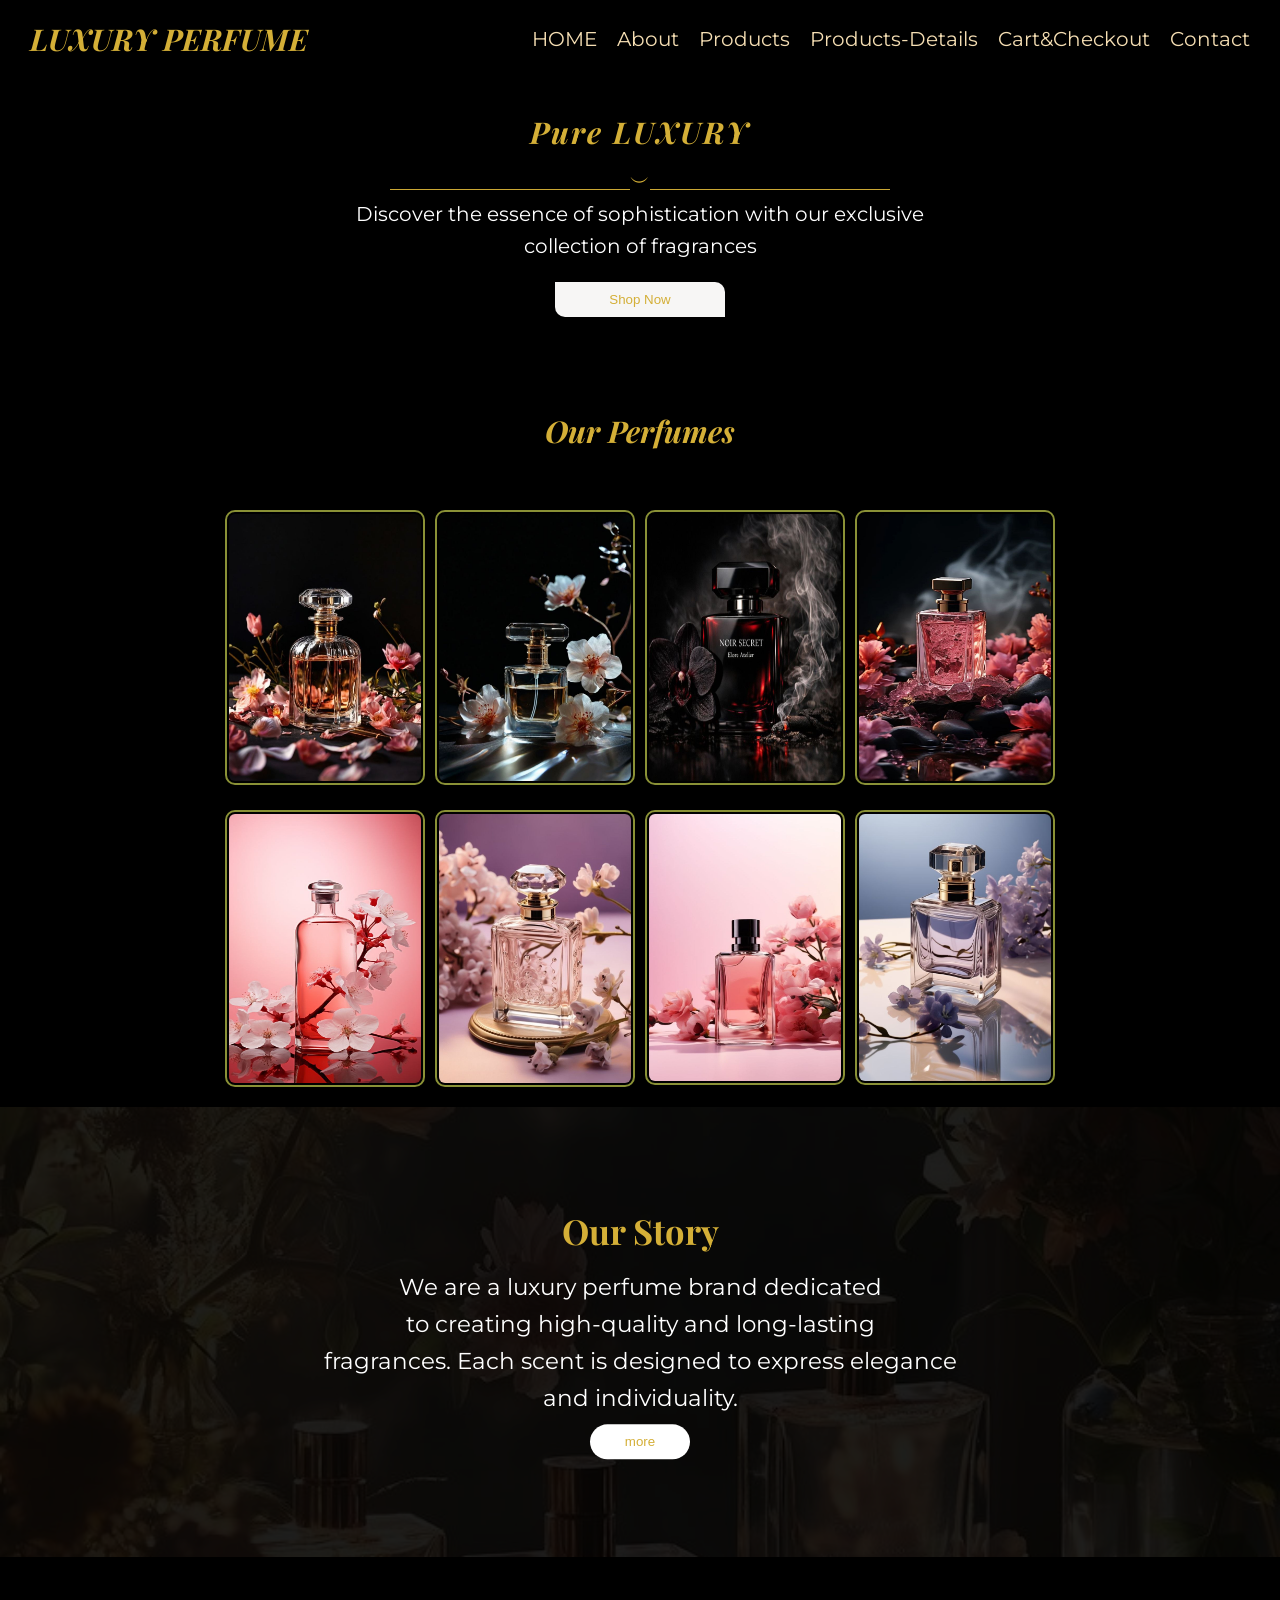
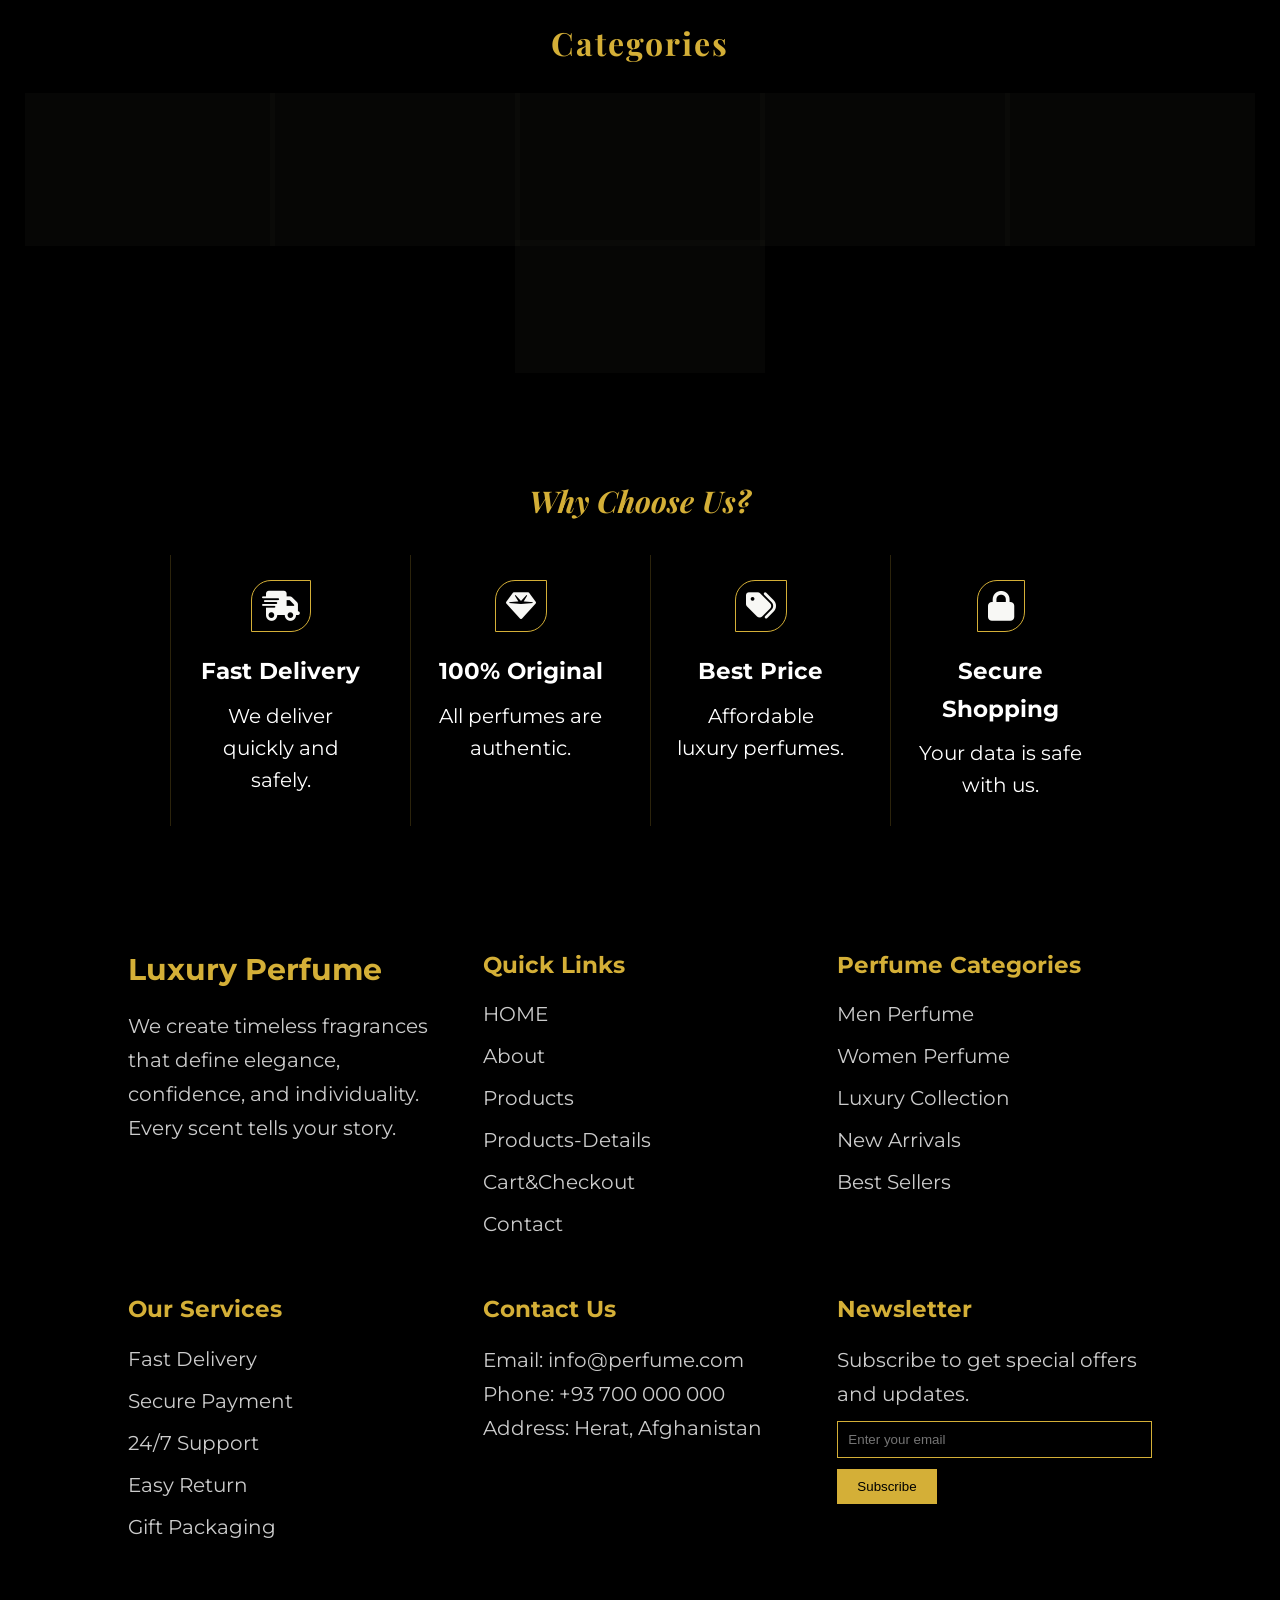
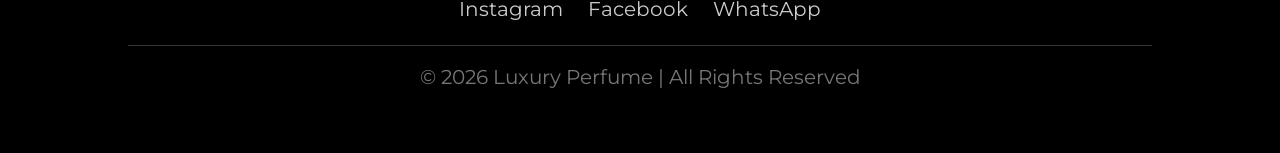
<file: index.html>
<!DOCTYPE html>
<html lang="en">

<head>
    <meta charset="UTF-8">
    <meta name="viewport" content="width=device-width, initial-scale=1.0">
    <title>-perfum-shop-</title>
    <link rel="stylesheet" href="style.css">
    <link rel="stylesheet" href="https://cdnjs.cloudflare.com/ajax/libs/font-awesome/6.5.0/css/all.min.css">
    <link href="https://fonts.googleapis.com/css2?family=Playfair+Display&display=swap" rel="stylesheet">
    <link href="https://fonts.googleapis.com/css2?family=Montserrat&display=swap" rel="stylesheet">
</head>

<body>
    <nav class=" navbar">
        <div class="nav-right">
            <h2>LUXURY PERFUME</h2>
        </div>

        <div class="hamburger">
            ☰
        </div>
        <ul class=" nav-left">
            <li><a href="./index.html">HOME</a></li>
            <li><a href="./about.html">About</a></li>
            <li> <a href="./product.html">Products</a></li>
            <li> <a href="./product_dat.html">Products-Details</a></li>
            <li> <a href="./card_check.html">Cart&Checkout</a></li>
            <li> <a href="./contect.html">Contact</a></li>
        </ul>

    </nav>
    <script>
        function toggleMenu() {
            document.querySelector(".nav-left").classList.toggle("show");
        }
    </script>
    <header>
        <section class="hero">
            <div class="header-text">

                <h1 class="header-title">Pure LUXURY </h1>
                <p class="border-bootom">________________________︶________________________</p>

                <P>Discover the essence of sophistication with our exclusive <br>collection of fragrances</P>
                <button class="header-btn"> Shop Now</button>
            </div>

        </section>

    </header>
    <section class="glarry">
        <h1 class="text-glarry">Our Perfumes</h1>

        <div class="products">

            <div class="card" onclick="openCard(this)">
                <img src="./asts/photo_2026-04-28_12-44-56.jpg" height="275px">
                <div class="overlay">
                    <h3>Perfume 1</h3>
                    <p>$55</p>
                    <button class="slid-down"> <a href="./card_check.html"> Buy Now</a></button>
                </div>
            </div>

            <div class="card" onclick="openCard(this)">
                <img src="./asts/photo_2026-04-28_12-44-53.jpg">
                <div class="overlay">
                    <h3>Perfume 2</h3>
                    <p>$66</p>
                    <button class="slid-down"> <a href="./card_check.html"> Buy Now</a></button>
                </div>
            </div>

            <div class="card" onclick="openCard(this)">
                <img src="./asts/photo_2026-04-28_12-28-32.jpg" height="275px">
                <div class="overlay">
                    <h3>Perfume 3</h3>
                    <p>$60</p>
                    <button class="slid-down"> <a href="./card_check.html"> Buy Now</a></button>
                </div>
            </div>

            <div class="card" onclick="openCard(this)">
                <img src="./asts/photo_2026-04-28_12-45-00.jpg" height="275px">
                <div class="overlay">
                    <h3>Perfume 4</h3>
                    <p>$50</p>
                    <button class="slid-down"> <a href="./card_check.html"> Buy Now</a></button>
                </div>
            </div>


            <div class="card" onclick="openCard(this)">
                <img src="./asts/1.jpg" height="277px">
                <div class="overlay">
                    <h3>Perfume 5</h3>
                    <p>$50</p>
                    <button class="slid-down"> <a href="./card_check.html"> Buy Now</a></button>
                </div>
            </div>

            <div class="card" onclick="openCard(this)">
                <img src="./asts/2.jpg" height="277px">
                <div class="overlay">
                    <h3>Perfume 6</h3>
                    <p>$70</p>
                    <button class="slid-down"> <a href="./card_check.html"> Buy Now</a></button>
                </div>
            </div>

            <div class="card" onclick="openCard(this)">
                <img src="./asts/3.jpg" height="275px">
                <div class="overlay">
                    <h3>Perfume 7</h3>
                    <p>$60</p>
                    <button class="slid-down"> <a href="./card_check.html"> Buy Now</a></button>
                </div>
            </div>

            <div class="card" onclick="openCard(this)">
                <img src="./asts/4.jpg" height="275px">
                <div class="overlay">
                    <h3>Perfume 8</h3>
                    <p>$60</p>
                    <button class="slid-down"> <a href="./card_check.html"> Buy Now</a></button>
                </div>
            </div>
        </div>

    </section>
    <section class="about-product">

        <div class="about-overly">
            <h2 class="slid-down">Our Story</h2>
            <p class="slid-down">
                We are a luxury perfume brand dedicated <br> to creating high-quality and long-lasting <br> fragrances.
                Each
                scent is
                designed to express elegance and individuality.
            </p>
            <button class="slid-down"> <a href="./about.html">more</a></button>
        </div>

    </section>
    <section class="categories">

        <h2>Categories</h2>

        <div class="container">

            <a href="./product.html" class="card-2">
                <h3>Men Perfume</h3>
                <p>Strong & masculine scents</p>
            </a>

            <a href="./product.html" class="card-2">
                <h3>Women Perfume</h3>
                <p>Elegant & soft fragrances</p>
            </a>

            <a href="./product.html" class="card-2">
                <h3>Luxury</h3>
                <p>Premium exclusive perfumes</p>
            </a>

            <a href="./product.html" class="card-2">
                <h3>New Arrivals</h3>
                <p>Latest added products</p>
            </a>

            <a href="./product.html" class="card-2">
                <h3>Best Sellers</h3>
                <p>Most popular perfumes</p>
            </a>

            <a href="./product.html" class="card-2">
                <h3>Unisex</h3>
                <p>For both men & women</p>
            </a>

        </div>

    </section>
    <section class="choose">

        <h2>Why Choose Us?</h2>

        <div class="choose-container">

            <div class="box">
                <i class="fa-solid fa-truck-fast icon"></i>
                <h3>Fast Delivery</h3>
                <p>We deliver quickly and safely.</p>
            </div>

            <div class="box">
                <i class="fa-solid fa-gem icon"></i>
                <h3>100% Original</h3>
                <p>All perfumes are authentic.</p>
            </div>

            <div class="box">
                <i class="fa-solid fa-tags icon"></i>
                <h3>Best Price</h3>
                <p>Affordable luxury perfumes.</p>
            </div>

            <div class="box">
                <i class="fa-solid fa-lock icon"></i>
                <h3>Secure Shopping</h3>
                <p>Your data is safe with us.</p>
            </div>

        </div>

    </section>


    <script>
        function openCard(clickedCard) {
            let cards = document.querySelectorAll(".card");
            cards.forEach(card => {
                card.classList.remove("active");
            });
            clickedCard.classList.add("active");
        }

    </script>

    <script>
        const hamburger = document.querySelector(".hamburger");
        const nav = document.querySelector(".nav-left");

        hamburger.addEventListener("click", () => {
            nav.classList.toggle("show");
            console.log(nav.className);
        });
    </script>

    <footer class="footer">

        <div class="footer-container">

            <div class="footer-col">
                <h2 class="logo">Luxury Perfume</h2>
                <p>
                    We create timeless fragrances that define elegance, confidence, and individuality.
                    Every scent tells your story.
                </p>
            </div>

            <div class="footer-col">
                <h3>Quick Links</h3>
                <ul>
                    <li><a href="./index.html">HOME</a></li>
                    <li><a href="./about.html">About</a></li>
                    <li> <a href="./product.html">Products</a></li>
                    <li> <a href="./product_dat.html">Products-Details</a></li>
                    <li> <a href="./card_check.html">Cart&Checkout</a></li>
                    <li> <a href="./contect.html">Contact</a></li>
                </ul>
            </div>


            <div class="footer-col">
                <h3>Perfume Categories</h3>
                <ul>
                    <li><a href="./product.html">Men Perfume</a></li>
                    <li><a href="./product.html">Women Perfume</a></li>
                    <li><a href="./product.html">Luxury Collection</a></li>
                    <li><a href="./product.html">New Arrivals</a></li>
                    <li><a href="./product.html">Best Sellers</a></li>
                </ul>
            </div>
            <div class="footer-col">
                <h3>Our Services</h3>
                <ul>
                    <li>Fast Delivery</li>
                    <li>Secure Payment</li>
                    <li>24/7 Support</li>
                    <li>Easy Return</li>
                    <li>Gift Packaging</li>
                </ul>
            </div>
            <div class="footer-col">
                <h3>Contact Us</h3>
                <p>Email: info@perfume.com</p>
                <p>Phone: +93 700 000 000</p>
                <p>Address: Herat, Afghanistan</p>
            </div>
            <div class="footer-col">
                <h3>Newsletter</h3>
                <p>Subscribe to get special offers and updates.</p>
                <input type="email" placeholder="Enter your email">
                <button>Subscribe</button>
            </div>

        </div>

        <div class="footer-social">
            <a href="#">Instagram</a>
            <a href="#">Facebook</a>
            <a href="#">WhatsApp</a>
        </div>

        <div class="footer-bottom">
            <p>© 2026 Luxury Perfume | All Rights Reserved</p>
        </div>

    </footer>






</body>

</html>
</file>
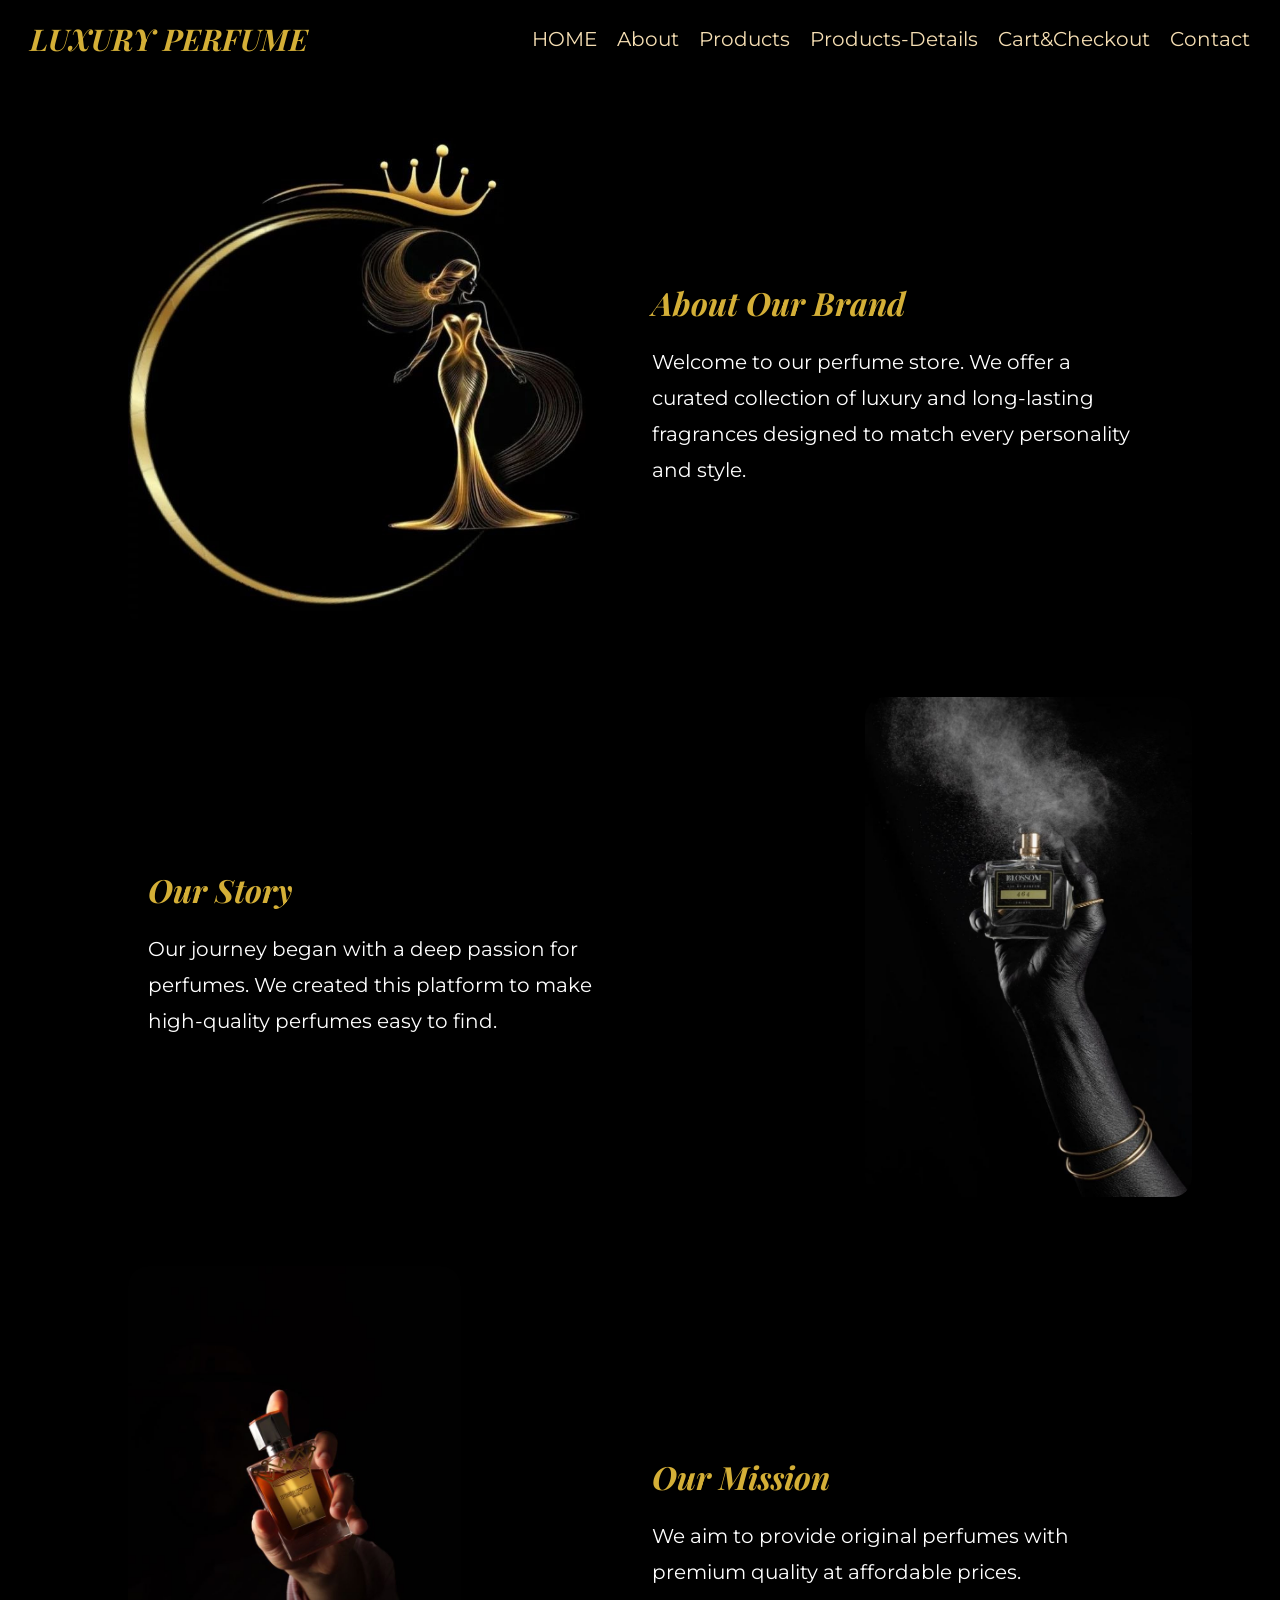
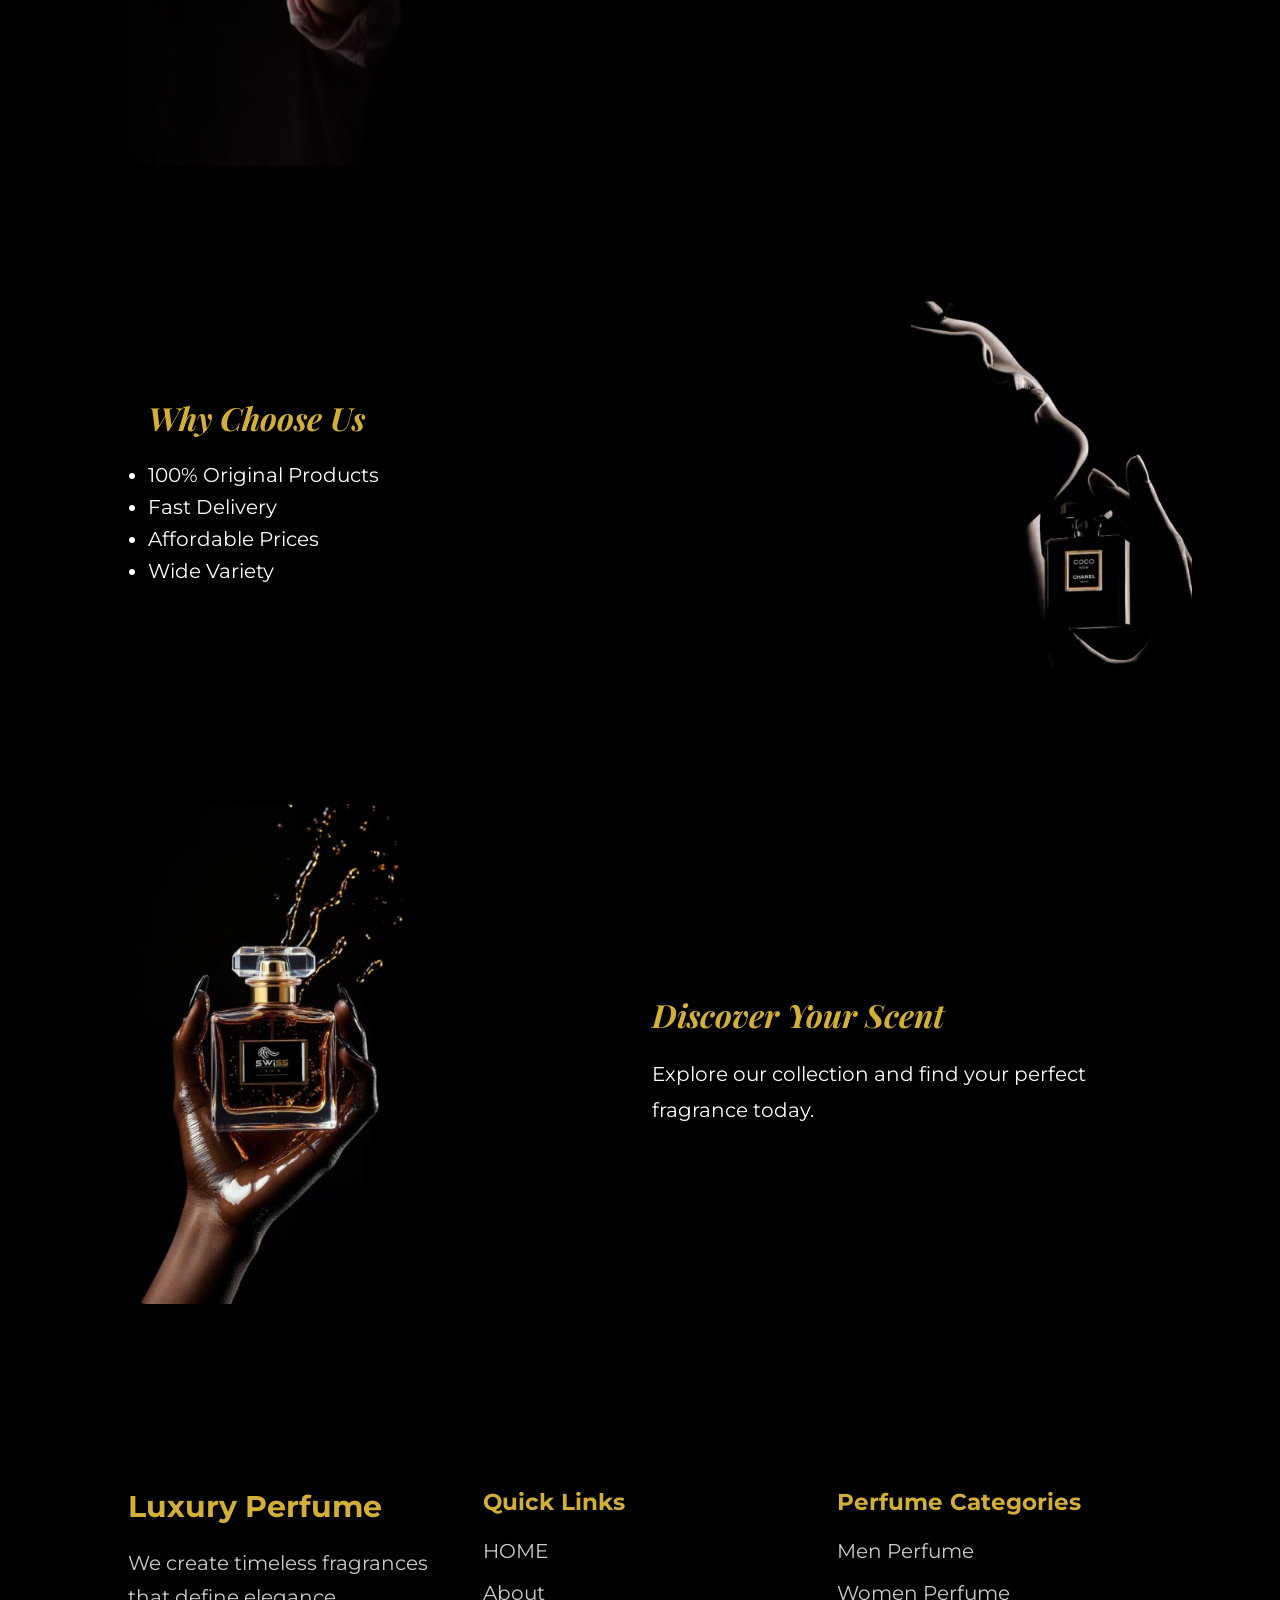
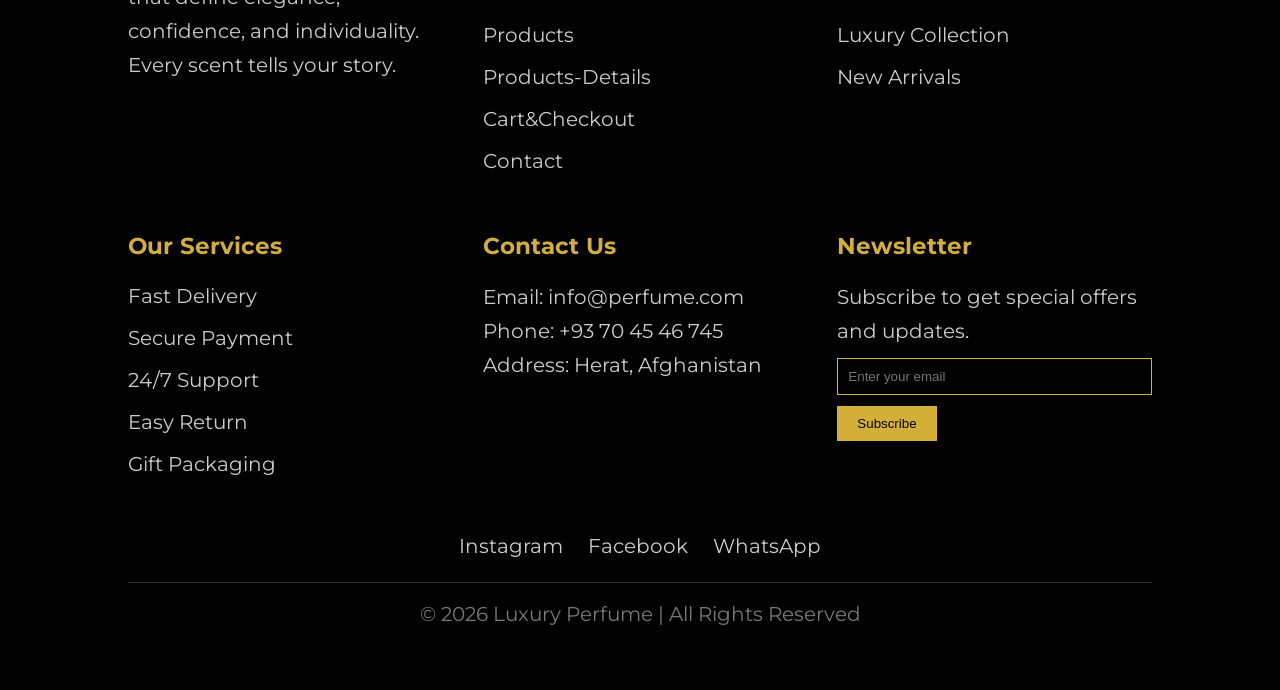
<file: about.html>
<!DOCTYPE html>
<html lang="en">

<head>
    <meta charset="UTF-8">
    <meta name="viewport" content="width=device-width, initial-scale=1.0">
    <title>-perfum-shop-</title>
    <link rel="stylesheet" href="https://cdnjs.cloudflare.com/ajax/libs/font-awesome/6.5.0/css/all.min.css">
    <link href="https://fonts.googleapis.com/css2?family=Playfair+Display&display=swap" rel="stylesheet">
    <link href="https://fonts.googleapis.com/css2?family=Montserrat&display=swap" rel="stylesheet">
    <link rel="stylesheet" href="about.css">

</head>

<body>
    <nav class=" navbar">
        <div class="nav-right">
            <h2>LUXURY PERFUME</h2>
        </div>

        <div class="hamburger">
            ☰
        </div>
        <ul class=" nav-left">
            <li><a href="./index.html">HOME</a></li>
            <li><a href="./about.html">About</a></li>
            <li> <a href="./product.html">Products</a></li>
            <li> <a href="./product_dat.html">Products-Details</a></li>
            <li> <a href="./card_check.html">Cart&Checkout</a></li>
            <li> <a href="./contect.html">Contact</a></li>
        </ul>

    </nav>
    <script>
        const hamburger = document.querySelector(".hamburger");
        const nav = document.querySelector(".nav-left");

        hamburger.addEventListener("click", () => {
            nav.classList.toggle("show");
            console.log(nav.className);
        });
    </script>
    <section class="about">


        <div class="about-row">
            <div class="about-img">
                <img src="./asts/logoo.jpg" width="700px" height="500px">
            </div>
            <div class="about-text">
                <h2>About Our Brand</h2>
                <p>Welcome to our perfume store. We offer a curated collection of luxury and long-lasting fragrances
                    designed to match every personality and style.</p>
            </div>
        </div>


        <div class="about-row reverse">
            <div class="about-img">
                <img src="./asts/b.jpg" alt="" width="700px" height="500px">
            </div>
            <div class="about-text">
                <h2>Our Story</h2>
                <p>Our journey began with a deep passion for perfumes. We created this platform to make high-quality
                    perfumes easy to find.</p>
            </div>
        </div>


        <div class="about-row">
            <div class="about-img">
                <img src="./asts/bb.jpg" width="700px" height="500px">
            </div>
            <div class="about-text">
                <h2>Our Mission</h2>
                <p>We aim to provide original perfumes with premium quality at affordable prices.</p>
            </div>
        </div>


        <div class="about-row reverse">
            <div class="about-img">
                <img src="./asts/bbb.jpg" width="700px" height="500px">
            </div>
            <div class="about-text">
                <h2>Why Choose Us</h2>
                <ul>
                    <li>100% Original Products</li>
                    <li>Fast Delivery</li>
                    <li>Affordable Prices</li>
                    <li>Wide Variety</li>
                </ul>
            </div>
        </div>


        <div class="about-row">
            <div class="about-img">
                <img src="./asts/bbbbbb.jpg" width="700px" height="500px">
            </div>
            <div class="about-text">
                <h2>Discover Your Scent</h2>
                <p>Explore our collection and find your perfect fragrance today.</p>
            </div>
        </div>

    </section>
    <script>
        const rows = document.querySelectorAll(".about-row");

        const observer = new IntersectionObserver(entries => {
            entries.forEach(entry => {
                if (entry.isIntersecting) {
                    entry.target.classList.add("show");
                }
            });
        }, {
            threshold: 0.2
        });

        rows.forEach(row => {
            observer.observe(row);
        });
    </script>
    <footer class="footer">

        <div class="footer-container">

            <div class="footer-col">
                <h2 class="logo">Luxury Perfume</h2>
                <p>
                    We create timeless fragrances that define elegance, confidence, and individuality.
                    Every scent tells your story.
                </p>
            </div>

            <div class="footer-col">
                <h3>Quick Links</h3>
                <ul>
                    <li><a href="./index.html">HOME</a></li>
                    <li><a href="./about.html">About</a></li>
                    <li> <a href="./product.html">Products</a></li>
                    <li> <a href="./product_dat.html">Products-Details</a></li>
                    <li> <a href="./card_check.html">Cart&Checkout</a></li>
                    <li> <a href="./contect.html">Contact</a></li>
                </ul>
            </div>


            <div class="footer-col">
                <h3>Perfume Categories</h3>
                <ul>
                    <li><a href="./product.html">Men Perfume</a></li>
                    <li><a href="./product.html">Women Perfume</a></li>
                    <li><a href="./product.html">Luxury Collection</a></li>
                    <li><a href="./product.html">New Arrivals</a></li>

                </ul>
            </div>
            <div class="footer-col">
                <h3>Our Services</h3>
                <ul>
                    <li>Fast Delivery</li>
                    <li>Secure Payment</li>
                    <li>24/7 Support</li>
                    <li>Easy Return</li>
                    <li>Gift Packaging</li>
                </ul>
            </div>
            <div class="footer-col">
                <h3>Contact Us</h3>
                <p>Email: info@perfume.com</p>
                <p>Phone: +93 70 45 46 745 </p>
                <p>Address: Herat, Afghanistan</p>
            </div>
            <div class="footer-col">
                <h3>Newsletter</h3>
                <p>Subscribe to get special offers and updates.</p>
                <input type="email" placeholder="Enter your email">
                <button>Subscribe</button>
            </div>

        </div>

        <div class="footer-social">
            <a href="#">Instagram</a>
            <a href="#">Facebook</a>
            <a href="#">WhatsApp</a>
        </div>

        <div class="footer-bottom">
            <p>© 2026 Luxury Perfume | All Rights Reserved</p>
        </div>

    </footer>





</body>

</html>
</file>
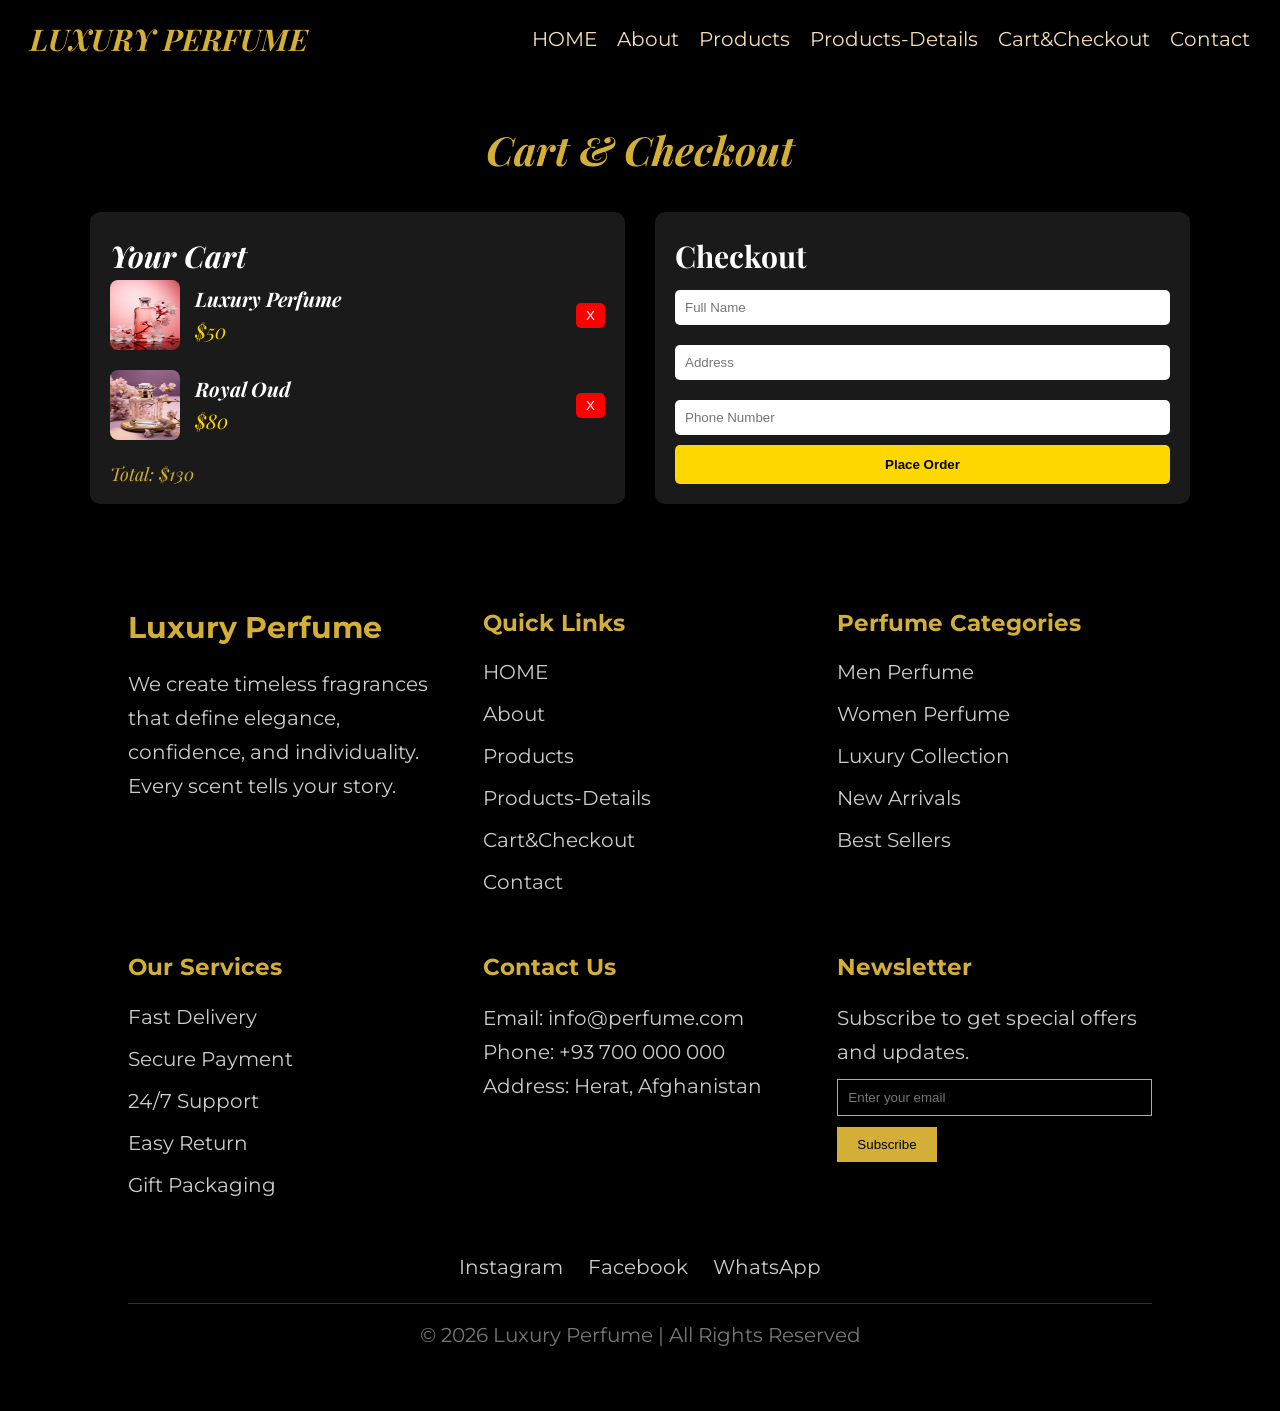
<file: card_check.html>
<!DOCTYPE html>
<html lang="en">

<head>
    <meta charset="UTF-8">
    <meta name="viewport" content="width=device-width, initial-scale=1.0">
    <title>-perfum-shop-</title>
    <link rel="stylesheet" href="https://cdnjs.cloudflare.com/ajax/libs/font-awesome/6.5.0/css/all.min.css">
    <link href="https://fonts.googleapis.com/css2?family=Playfair+Display&display=swap" rel="stylesheet">
    <link href="https://fonts.googleapis.com/css2?family=Montserrat&display=swap" rel="stylesheet">
    <link rel="stylesheet" href="card_check.css">

</head>

<body>
    <nav class=" navbar">
        <div class="nav-right">
            <h2>LUXURY PERFUME</h2>
        </div>

        <div class="hamburger">
            ☰
        </div>
        <ul class=" nav-left">
            <li><a href="./index.html">HOME</a></li>
            <li><a href="./about.html">About</a></li>
            <li> <a href="./product.html">Products</a></li>
            <li> <a href="./product_dat.html">Products-Details</a></li>
            <li> <a href="./card_check.html">Cart&Checkout</a></li>
            <li> <a href="./contect.html">Contact</a></li>
        </ul>

    </nav>
    <script>
        const hamburger = document.querySelector(".hamburger");
        const nav = document.querySelector(".nav-left");

        hamburger.addEventListener("click", () => {
            nav.classList.toggle("show");
            console.log(nav.className);
        });
    </script>
    <div class="container">
        <h1>Cart & Checkout</h1>

        <div class="wrapper">
            <div class="cart">
                <h2>Your Cart</h2>

                <div class="item">
                    <img src="./asts/1.jpg">
                    <div class="item-info">
                        <h4>Luxury Perfume</h4>
                        <p class="price">$50</p>
                    </div>
                    <button class="remove" onclick="removeItem(this)">X</button>
                </div>

                <div class="item">
                    <img src="./asts/2.jpg">
                    <div class="item-info">
                        <h4>Royal Oud</h4>
                        <p class="price">$80</p>
                    </div>
                    <button class="remove" onclick="removeItem(this)">X</button>
                </div>

                <div class="total">
                    Total: <span id="total">$130</span>
                </div>
            </div>


            <div class="checkout">
                <h2>Checkout</h2>

                <input type="text" placeholder="Full Name">
                <input type="text" placeholder="Address">
                <input type="text" placeholder="Phone Number">

                <button class="buy" onclick="order()">Place Order</button>
            </div>

        </div>
    </div>

    <script>
        function removeItem(btn) {
            btn.parentElement.remove();
            updateTotal();
        }

        function updateTotal() {
            let prices = document.querySelectorAll(".price");
            let total = 0;

            prices.forEach(p => {
                total += parseInt(p.innerText.replace("$", ""));
            });

            document.getElementById("total").innerText = "$" + total;
        }

        function order() {
            alert("Order placed successfully!");
        }
    </script>
    <footer class="footer">

        <div class="footer-container">

            <div class="footer-col">
                <h2 class="logo">Luxury Perfume</h2>
                <p>
                    We create timeless fragrances that define elegance, confidence, and individuality.
                    Every scent tells your story.
                </p>
            </div>

            <div class="footer-col">
                <h3>Quick Links</h3>
                <ul>
                    <li><a href="./index.html">HOME</a></li>
                    <li><a href="./about.html">About</a></li>
                    <li> <a href="./product.html">Products</a></li>
                    <li> <a href="./product_dat.html">Products-Details</a></li>
                    <li> <a href="./card_check.html">Cart&Checkout</a></li>
                    <li> <a href="./contect.html">Contact</a></li>
                </ul>
            </div>


            <div class="footer-col">
                <h3>Perfume Categories</h3>
                <ul>
                    <li><a href="./product.html">Men Perfume</a></li>
                    <li><a href="./product.html">Women Perfume</a></li>
                    <li><a href="./product.html">Luxury Collection</a></li>
                    <li><a href="./product.html">New Arrivals</a></li>
                    <li><a href="./product.html">Best Sellers</a></li>
                </ul>
            </div>
            <div class="footer-col">
                <h3>Our Services</h3>
                <ul>
                    <li>Fast Delivery</li>
                    <li>Secure Payment</li>
                    <li>24/7 Support</li>
                    <li>Easy Return</li>
                    <li>Gift Packaging</li>
                </ul>
            </div>
            <div class="footer-col">
                <h3>Contact Us</h3>
                <p>Email: info@perfume.com</p>
                <p>Phone: +93 700 000 000</p>
                <p>Address: Herat, Afghanistan</p>
            </div>
            <div class="footer-col">
                <h3>Newsletter</h3>
                <p>Subscribe to get special offers and updates.</p>
                <input type="email" placeholder="Enter your email">
                <button>Subscribe</button>
            </div>

        </div>

        <div class="footer-social">
            <a href="#">Instagram</a>
            <a href="#">Facebook</a>
            <a href="#">WhatsApp</a>
        </div>

        <div class="footer-bottom">
            <p>© 2026 Luxury Perfume | All Rights Reserved</p>
        </div>

    </footer>

</body>

</html>
</file>
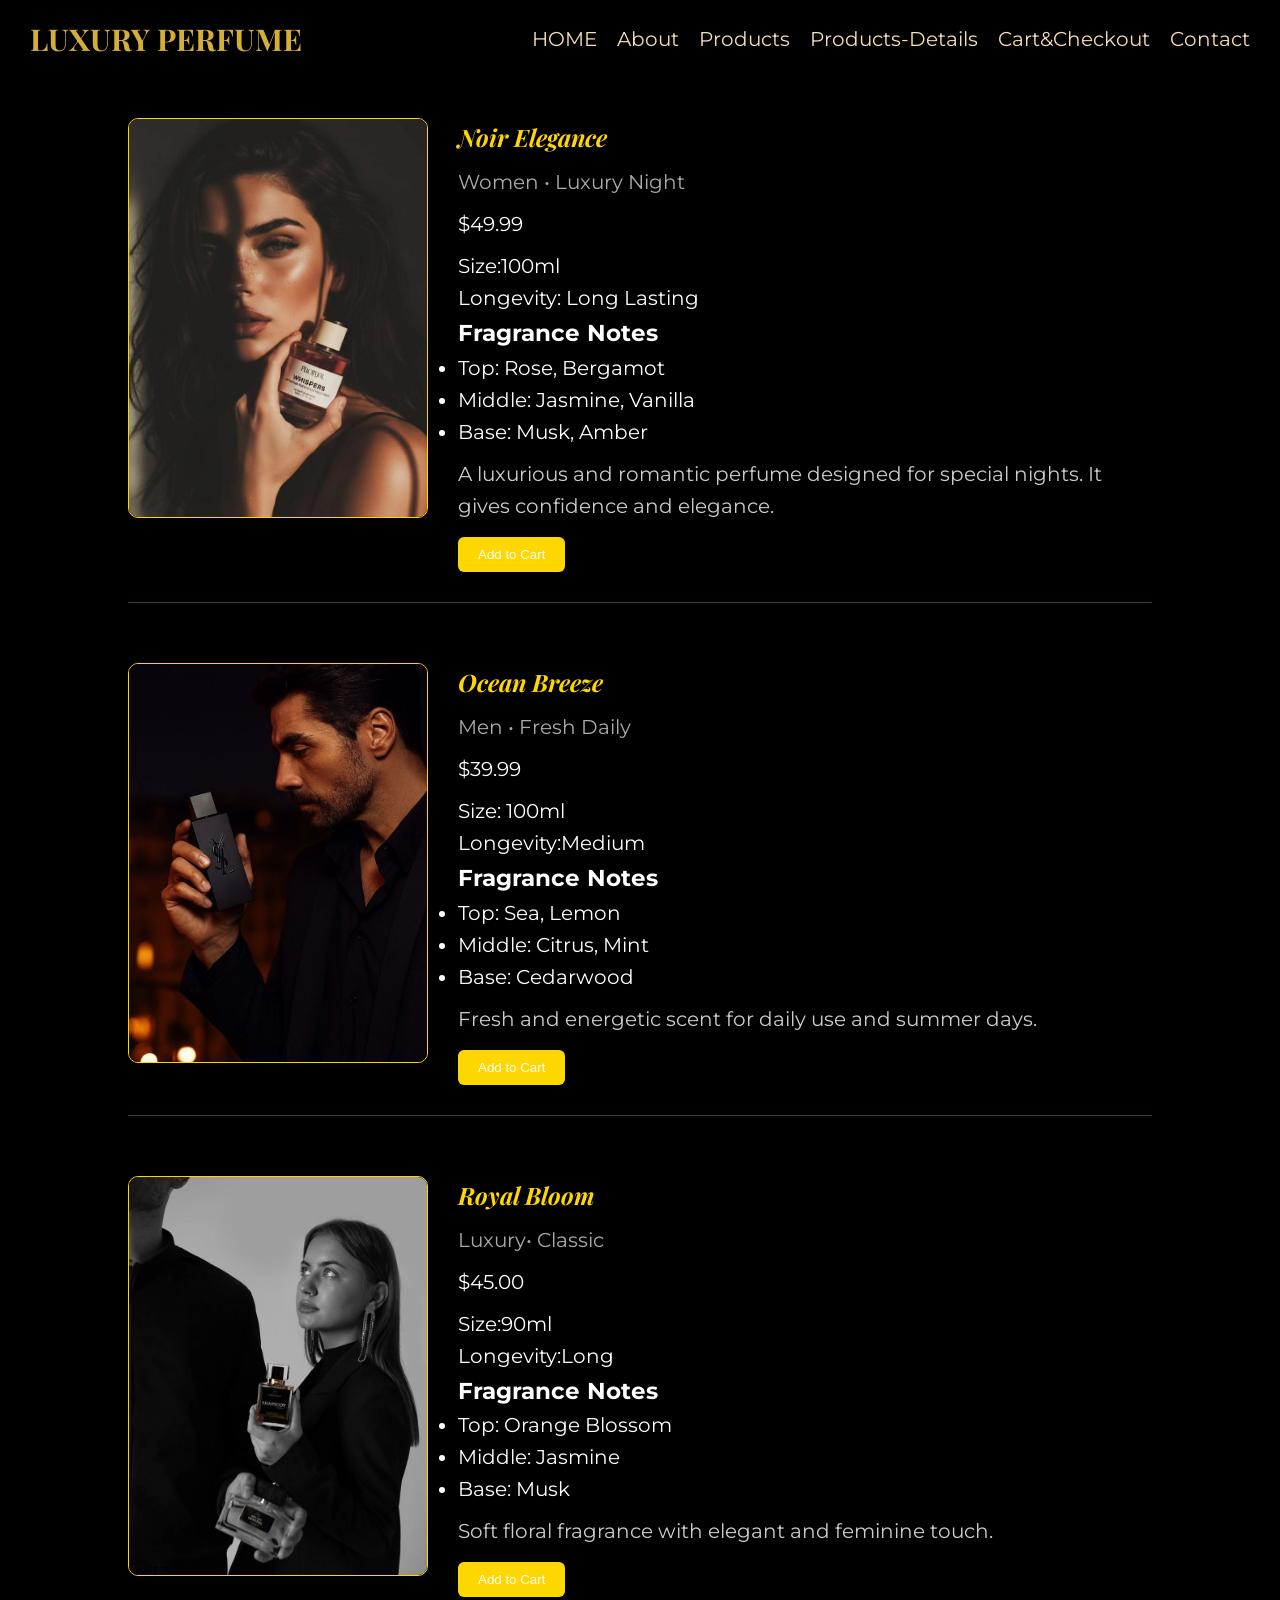
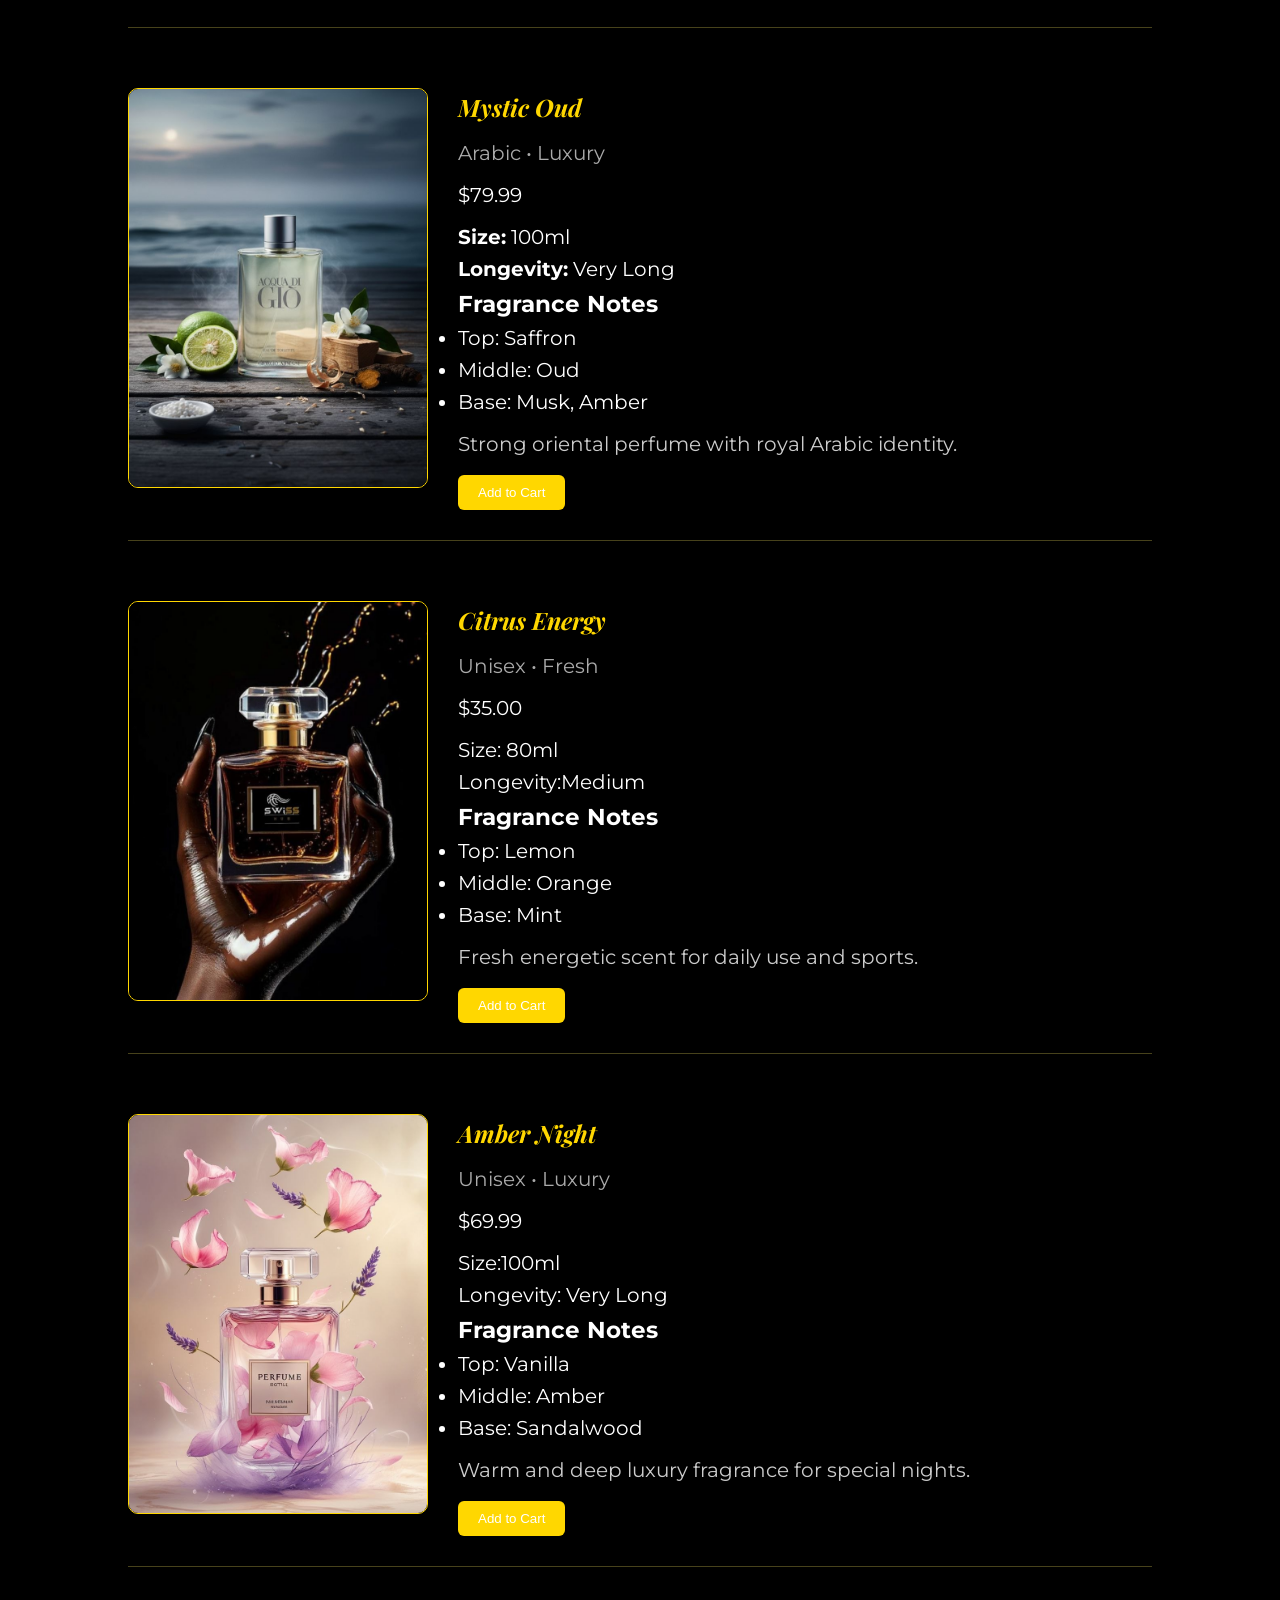
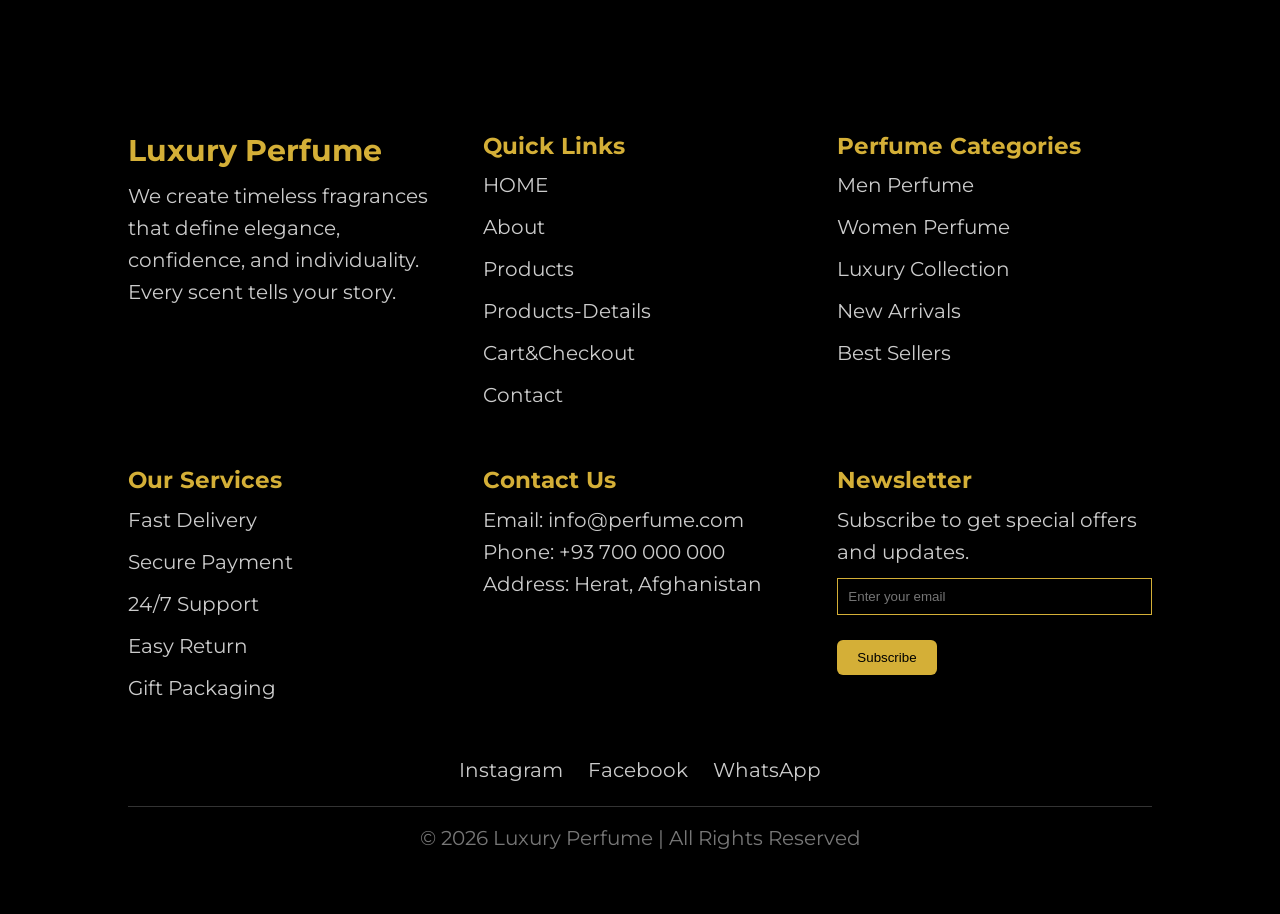
<file: product_dat.html>
<!DOCTYPE html>
<html lang="en">

<head>
    <meta charset="UTF-8">
    <meta name="viewport" content="width=device-width, initial-scale=1.0">
    <link rel="stylesheet" href="https://cdnjs.cloudflare.com/ajax/libs/font-awesome/6.5.0/css/all.min.css">
    <link href="https://fonts.googleapis.com/css2?family=Playfair+Display&display=swap" rel="stylesheet">
    <link href="https://fonts.googleapis.com/css2?family=Montserrat&display=swap" rel="stylesheet">
    <link rel="stylesheet" href="product_det.css">
    <title>-perfum-shop-</title>
</head>

<body>
    <nav class=" navbar">
        <div class="nav-right">
            <h2>LUXURY PERFUME</h2>
        </div>

        <div class="hamburger">
            ☰
        </div>
        <ul class=" nav-left">
            <li><a href="./index.html">HOME</a></li>
            <li><a href="./about.html">About</a></li>
            <li> <a href="./product.html">Products</a></li>
            <li> <a href="./product_dat.html">Products-Details</a></li>
            <li> <a href="./card_check.html">Cart&Checkout</a></li>
            <li> <a href="./contect.html">Contact</a></li>
        </ul>

    </nav>
    <script>
        const hamburger = document.querySelector(".hamburger");
        const nav = document.querySelector(".nav-left");

        hamburger.addEventListener("click", () => {
            nav.classList.toggle("show");
            console.log(nav.className);
        });
    </script>
    <section class="product-details">
        <div class="product">

            <div class="image-box">
                <img src="./asts/w1.jpg" alt="Noir Elegance">
            </div>

            <div class="info-box">
                <h1>Noir Elegance</h1>

                <p class="type">Women • Luxury Night</p>

                <p class="price">$49.99</p>

                <p>Size:100ml</p>
                <p>Longevity: Long Lasting</p>

                <h3>Fragrance Notes</h3>
                <ul>
                    <li>Top: Rose, Bergamot</li>
                    <li>Middle: Jasmine, Vanilla</li>
                    <li>Base: Musk, Amber</li>
                </ul>

                <p class="desc">
                    A luxurious and romantic perfume designed for special nights.
                    It gives confidence and elegance.
                </p>

                <button><a href="./card_check.html">Add to Cart</a></button>
            </div>

        </div>


        <div class="product">
            <div class="image-box">
                <img src="./asts/m2.jpg">
            </div>

            <div class="info-box">
                <h1>Ocean Breeze</h1>
                <p class="type">Men • Fresh Daily</p>
                <p class="price">$39.99</p>

                <p>Size: 100ml</p>
                <p>Longevity:Medium</p>

                <h3>Fragrance Notes</h3>
                <ul>
                    <li>Top: Sea, Lemon</li>
                    <li>Middle: Citrus, Mint</li>
                    <li>Base: Cedarwood</li>
                </ul>

                <p class="desc">
                    Fresh and energetic scent for daily use and summer days.
                </p>

                <button><a href="./card_check.html">Add to Cart</a></button>
            </div>
        </div>

        <div class="product">
            <div class="image-box">
                <img src="./asts/p4.jpg">
            </div>

            <div class="info-box">
                <h1>Royal Bloom</h1>
                <p class="type">Luxury• Classic</p>
                <p class="price">$45.00</p>

                <p>Size:90ml</p>
                <p>Longevity:Long</p>

                <h3>Fragrance Notes</h3>
                <ul>
                    <li>Top: Orange Blossom</li>
                    <li>Middle: Jasmine</li>
                    <li>Base: Musk</li>
                </ul>

                <p class="desc">
                    Soft floral fragrance with elegant and feminine touch.
                </p>

                <button><a href="./card_check.html">Add to Cart</a></button>
            </div>
        </div>


        <div class="product">
            <div class="image-box">
                <img src="./asts/u4.jpg">
            </div>

            <div class="info-box">
                <h1>Mystic Oud</h1>
                <p class="type">Arabic • Luxury</p>
                <p class="price">$79.99</p>

                <p><b>Size:</b> 100ml</p>
                <p><b>Longevity:</b> Very Long</p>

                <h3>Fragrance Notes</h3>
                <ul>
                    <li>Top: Saffron</li>
                    <li>Middle: Oud</li>
                    <li>Base: Musk, Amber</li>
                </ul>

                <p class="desc">
                    Strong oriental perfume with royal Arabic identity.
                </p>

                <button><a href="./card_check.html">Add to Cart</a></button>
            </div>
        </div>


        <div class="product">
            <div class="image-box">
                <img src="./asts/bbbbbb.jpg">
            </div>

            <div class="info-box">
                <h1>Citrus Energy</h1>
                <p class="type">Unisex • Fresh</p>
                <p class="price">$35.00</p>

                <p>Size: 80ml</p>
                <p>Longevity:Medium</p>

                <h3>Fragrance Notes</h3>
                <ul>
                    <li>Top: Lemon</li>
                    <li>Middle: Orange</li>
                    <li>Base: Mint</li>
                </ul>

                <p class="desc">
                    Fresh energetic scent for daily use and sports.
                </p>

                <button><a href="./card_check.html">Add to Cart</a></button>
            </div>
        </div>

        <div class="product">
            <div class="image-box">
                <img src="./asts/n6.jpg">
            </div>
            <div class="info-box">
                <h1>Amber Night</h1>
                <p class="type">Unisex • Luxury</p>
                <p class="price">$69.99</p>

                <p>Size:100ml</p>
                <p>Longevity: Very Long</p>

                <h3>Fragrance Notes</h3>
                <ul>
                    <li>Top: Vanilla</li>
                    <li>Middle: Amber</li>
                    <li>Base: Sandalwood</li>
                </ul>

                <p class="desc">
                    Warm and deep luxury fragrance for special nights.
                </p>

                <button><a href="./card_check.html">Add to Cart</a></button>
            </div>
        </div>

    </section>
    <footer class="footer">

        <div class="footer-container">

            <div class="footer-col">
                <h2 class="logo">Luxury Perfume</h2>
                <p>
                    We create timeless fragrances that define elegance, confidence, and individuality.
                    Every scent tells your story.
                </p>
            </div>

            <div class="footer-col">
                <h3>Quick Links</h3>
                <ul>
                    <li><a href="./index.html">HOME</a></li>
                    <li><a href="./about.html">About</a></li>
                    <li> <a href="./product.html">Products</a></li>
                    <li> <a href="./product_dat.html">Products-Details</a></li>
                    <li> <a href="./card_check.html">Cart&Checkout</a></li>
                    <li> <a href="./contect.html">Contact</a></li>
                </ul>
            </div>


            <div class="footer-col">
                <h3>Perfume Categories</h3>
                <ul>
                    <li><a href="./product.html">Men Perfume</a></li>
                    <li><a href="./product.html">Women Perfume</a></li>
                    <li><a href="./product.html">Luxury Collection</a></li>
                    <li><a href="./product.html">New Arrivals</a></li>
                    <li><a href="./product.html">Best Sellers</a></li>
                </ul>
            </div>
            <div class="footer-col">
                <h3>Our Services</h3>
                <ul>
                    <li>Fast Delivery</li>
                    <li>Secure Payment</li>
                    <li>24/7 Support</li>
                    <li>Easy Return</li>
                    <li>Gift Packaging</li>
                </ul>
            </div>
            <div class="footer-col">
                <h3>Contact Us</h3>
                <p>Email: info@perfume.com</p>
                <p>Phone: +93 700 000 000</p>
                <p>Address: Herat, Afghanistan</p>
            </div>
            <div class="footer-col">
                <h3>Newsletter</h3>
                <p>Subscribe to get special offers and updates.</p>
                <input type="email" placeholder="Enter your email">
                <button>Subscribe</button>
            </div>

        </div>

        <div class="footer-social">
            <a href="#">Instagram</a>
            <a href="#">Facebook</a>
            <a href="#">WhatsApp</a>
        </div>

        <div class="footer-bottom">
            <p>© 2026 Luxury Perfume | All Rights Reserved</p>
        </div>

    </footer>

</body>

</html>
</file>
<file: style.css>
* {
    margin: 0;
    padding: 0;
    box-sizing: border-box;
}

body {
    font-family: 'Montserrat';
    line-height: 1.6;
    font-size: 20px;
}

.navbar {
    display: flex;
    justify-content: space-between;
    align-items: center;
    background-color: black;
    padding: 15px 30px;
    position: relative;
}


.nav-left {
    list-style: none;
    display: flex;
    gap: 20px;
}

.nav-left a {
    color: wheat;
    text-decoration: none;
    position: relative;
}


.nav-left a::after {
    content: "";
    position: absolute;
    left: 0;
    bottom: -5px;
    width: 0;
    height: 2px;
    background: white;
    transition: 0.3s;
}

.nav-left a:hover::after {
    width: 100%;
}


.hamburger {
    display: none;
    font-size: 26px;
    color: wheat;
    cursor: pointer;
}


@media (max-width: 768px) {

    .hamburger {
        display: block;
    }

    .nav-left {
        position: fixed;
        top: 0;
        left: 0;
        width: 100%;
        height: 100vh;
        background: #000000;
        z-index: 1000;
        display: none;
        flex-direction: column;
        justify-content: center;
        align-items: center;
        gap: 30px;
    }

    .nav-left.show {
        display: flex;
    }
}

.nav-right {
    font-family: 'playfair display';
    color: #d4af37;
    font-style: italic;
}

.hero {

    padding-top: 10px;
    background-color: black;
    padding-bottom: 70px;
}

@media (max-width: 768px) {
    .hero {
        text-align: center;
        justify-content: center;
        padding-left: 10px;
    }
}


.header-text {
    text-align: center;
    color: white;
    margin-top: 20px;
    font-size: 20px;

}

.header-title {
    padding-bottom: 10px;
    font-family: 'playfair display';
    letter-spacing: 2px;
    color: #d4af37;
    font-style: italic;
}

.header-btn {
    background-color: rgb(247, 246, 245);
    border: none;
    margin-top: 20px;
    padding: 10px;
    width: 170px;
    border-radius: 0 10px 0 10px;
    color: #d4af37;

}

.border-bootom {
    color: #d4af37;
}

@media (max-width: 768px) {
    .hero {
        display: flex;
        flex-wrap: wrap;
    }

    .header-text {
        text-align: left;
        margin-top: 20px;
        margin-right: 10px;
    }
}

.products {
    display: grid;
    grid-template-columns: repeat(4, 1fr);
    gap: 10px;
    margin-top: 40px;
    padding-bottom: 20px;
    justify-items: center;


}

.glarry {
    background: #000000;
    display: flex;
    flex-direction: column;
    align-items: center;



}

.glarry h1 {
    font-family: 'playfair display';
    font-style: italic;
    text-align: center;
    margin-top: 20px;
    color: #d4af37;
    font-style: italic;



}


.card {
    position: relative;
    width: 200px;
    cursor: pointer;

}

.card img {
    width: 100%;
    display: block;
    border-radius: 10px;
    border: 2px double rgba(225, 235, 88, 0.616);
    margin-top: 15px;
    padding: 2px;
}

.overlay {
    position: absolute;
    top: 0;
    left: 0;
    width: 100%;
    height: 100%;
    background: rgba(0, 0, 0, 0.85);
    color: white;
    display: flex;
    flex-direction: column;
    justify-content: center;
    align-items: center;
    border-radius: 10px;
    opacity: 0;
    transition: 0.3s;
}


.card.active .overlay {
    opacity: 1;
}

.card button {
    text-decoration: none;
    border: none;
    width: 70px;
    border-radius: 8px;
    padding: 5px 0;

}

.card a {
    text-decoration: none;
    color: #d4af37;
}

.text-glarry {
    text-align: center;
    color: rgb(241, 241, 240);

}

@media (max-width: 768px) {
    .products {
        grid-template-columns: repeat(2, 1fr);
    }
}

.about-product {
    background-image: url("./asts/9.jpg");
    background-size: cover;
    background-position: center;
    height: 50vh;
    position: relative;
    font-size: 23px;
}

.about-overly {
    position: absolute;
    top: 50%;
    left: 50%;
    transform: translate(-50%, -50%);
    text-align: center;
    color: white;

}

.about-product::before {
    content: "";
    position: absolute;
    top: 0;
    left: 0;
    width: 100%;
    height: 100%;
    background: rgba(0, 0, 0, 0.884);
}

.about-product a {
    text-decoration: none;
    color: #d4af37;

}

.about-product button {
    border: none;
    border: none;
    padding: 10px;
    margin-top: 8px;
    width: 100px;
    background-color: rgb(255, 255, 255);
    color: white;
    border-radius: 20px;
}

.about-product h2 {
    font-family: 'playfair display';
    color: #d4af37;
    padding-bottom: 10px;
}

.slid-down {
    animation: slideDown 1s ease-out;

}

@keyframes slideDown {
    from {
        transform: translateY(-100px);
    }

    to {
        transform: translateY(0);
    }
}

.categories {
    text-align: center;
    padding: 60px 20px;
}

.categories h2 {
    font-size: 32px;
    margin-bottom: 40px;
    letter-spacing: 2px;
    font-family: 'playfair display';
    color: #d4af37;
}

.container {
    display: flex;
    justify-content: center;
    flex-wrap: wrap;
    gap: 25px;

}

.categories {
    background-color: black;
}


.card-2 {
    width: 220px;
    padding: 20px;
    text-decoration: none;
    color: rgb(235, 234, 229);
    background: rgba(26, 25, 21, 0.257);
    border: 1px solid rgba(255, 215, 0, 0.3);
    border-radius: 15px;
    backdrop-filter: blur(6px);
    box-shadow: 0 0 10px rgba(255, 215, 0, 0.1);
    transition: 0.3s ease;
}


.card-2:hover {
    transform: translateY(-10px);
    background: rgba(255, 215, 0, 0.15);
    box-shadow: 0 10px 25px rgba(255, 215, 0, 0.3);
}


.card-2 h3 {
    margin: 0 0 10px;
    font-size: 18px;
}

.card-2 p {
    font-size: 13px;
    opacity: 0.8;
}

.choose {
    text-align: center;
    padding: 60px 20px;
    color: gold;
    background: #000;
}


.choose h2 {
    font-family: 'playfair display';
    padding-bottom: 30px;
    color: #d4af37;
    font-style: italic;
}

.choose i {
    border: 1px solid #d4af37;
    border-radius: 20px 0 20px 0;
    font-size: 30px;
    padding: 10px;
    gap: 10px;
}

.choose-container {
    display: flex;
    justify-content: center;
    gap: 20px;
    flex-wrap: wrap;
}

.box {
    width: 220px;
    padding: 25px;
    border-left: 1px solid #d4af3733;
    transition: 0.3s;
    color: white;
}

.box:hover {
    transform: translateY(-10px);
    background: rgba(255, 215, 0, 0.15);
}

.icon {
    font-size: 30px;
    color: rgb(248, 248, 245);
    margin-bottom: 10px;
}

.box h3 {
    margin: 10px 0;
}

.footer {
    background: #000;
    color: #fff;
    padding: 60px 10%;
}

.footer-container {
    display: grid;
    grid-template-columns: repeat(3, 1fr);
    gap: 40px;
}

.footer-col h2,
.footer-col h3 {
    color: #d4af37;
    margin-bottom: 15px;
}

.footer-col p {
    color: #ccc;
    line-height: 1.7;
}

.footer-col ul {
    list-style: none;
}

.footer-col ul li {
    margin-bottom: 10px;
    color: #ccc;
}

.footer-col ul li a {
    color: #ccc;
    text-decoration: none;
}

.footer-col ul li a:hover {
    color: #d4af37;
}

.footer-col input {
    width: 100%;
    padding: 10px;
    margin: 10px 0;
    border: 1px solid #d4af37;
    background: transparent;
    color: #fff;
}

.footer-col button {
    background: #d4af37;
    border: none;
    padding: 10px 20px;
    cursor: pointer;
}

.footer-social {
    text-align: center;
    margin-top: 40px;
}

.footer-social a {
    margin: 0 10px;
    color: #ccc;
    text-decoration: none;
}

.footer-social a:hover {
    color: #d4af37;
}

.footer-bottom {
    text-align: center;
    margin-top: 20px;
    border-top: 1px solid #333;
    padding-top: 15px;
    color: #777;
}

@media (max-width: 768px) {
    .footer-container {
        display: grid;
        grid-template-columns: repeat(2, 1fr);
        gap: 40px;
    }
}
</file>
<file: about.css>
* {
    margin: 0;
    padding: 0;
    box-sizing: border-box;

}

body {
    font-family: 'Montserrat';
    line-height: 1.6;
    font-size: 20px;
    background-color: #111111ee;
}

.navbar {
    display: flex;
    justify-content: space-between;
    align-items: center;
    background-color: black;
    padding: 15px 30px;
    position: relative;
    width: 100%;
}


.nav-left {
    list-style: none;
    display: flex;
    gap: 20px;
}

.nav-left a {
    color: wheat;
    text-decoration: none;
    position: relative;
}


.nav-left a::after {
    content: "";
    position: absolute;
    left: 0;
    bottom: -5px;
    width: 0;
    height: 2px;
    background: white;
    transition: 0.3s;
}

.nav-left a:hover::after {
    width: 100%;
}


.hamburger {
    display: none;
    font-size: 26px;
    color: white;
    cursor: pointer;
}


@media (max-width: 768px) {

    .hamburger {
        display: block;
    }

    .nav-left {
        position: fixed;
        top: 0;
        left: 0;
        width: 100%;
        height: 100vh;
        background: #000000;
        z-index: 1000;
        display: none;
        flex-direction: column;
        justify-content: center;
        align-items: center;
        gap: 30px;
    }

    .nav-left.show {
        display: flex;
    }
}

.nav-right {
    font-family: 'playfair display';
    color: #d4af37;
    font-style: italic;
}

.about {
    width: 100%;
    padding: 50px 10%;
    background: #000;
}


.about-row {
    display: flex;
    align-items: center;
    justify-content: space-between;
    gap: 40px;
    margin-bottom: 60px;

    opacity: 0;
    transform: translateY(60px);
    transition: all 0.8s ease;
}


.about-row.show {
    opacity: 1;
    transform: translateY(0);
}


.about-row.reverse {
    flex-direction: row-reverse;
    padding-left: 100px;
    padding-right: 40px;
}


.about-img img {
    width: 100%;
    max-width: 500px;
    border-radius: 20px;
    opacity: 0;
    transform: translateX(-80px);
    transition: all 0.8s ease;
}


.about-text {
    color: #fff;
    max-width: 500px;
    opacity: 0;
    transform: translateX(80px);
    transition: all 0.8s ease;
}


.about-row.show .about-img img,
.about-row.show .about-text {
    opacity: 1;
    transform: translateX(0);
}


.about-row.reverse .about-img img {
    transform: translateX(80px);
}

.about-row.reverse .about-text {
    transform: translateX(-80px);
}


.about-text h2 {
    font-size: 32px;
    color: #d4af37;
    margin-bottom: 15px;
    font-family: 'playfair display';
    font-style: italic;
}

.about-text p {
    font-size: 20px;
    line-height: 1.8;
    font-family: 'Montserrat';

}


@media (max-width: 768px) {

    .about-row,
    .about-row.reverse {
        flex-direction: column;
        text-align: center;
    }
}

.footer {
    background: #000;
    color: #fff;
    padding: 60px 10%;
}

.footer-container {
    display: grid;
    grid-template-columns: repeat(3, 1fr);
    gap: 40px;
}

.footer-col h2,
.footer-col h3 {
    color: #d4af37;
    margin-bottom: 15px;
}

.footer-col p {
    color: #ccc;
    line-height: 1.7;
}

.footer-col ul {
    list-style: none;
}

.footer-col ul li {
    margin-bottom: 10px;
    color: #ccc;
}

.footer-col ul li a {
    color: #ccc;
    text-decoration: none;
}

.footer-col ul li a:hover {
    color: #d4af37;
}

.footer-col input {
    width: 100%;
    padding: 10px;
    margin: 10px 0;
    border: 1px solid #d4af37;
    background: transparent;
    color: #fff;
}

.footer-col button {
    background: #d4af37;
    border: none;
    padding: 10px 20px;
    cursor: pointer;
}

.footer-social {
    text-align: center;
    margin-top: 40px;
}

.footer-social a {
    margin: 0 10px;
    color: #ccc;
    text-decoration: none;
}

.footer-social a:hover {
    color: #d4af37;
}

.footer-bottom {
    text-align: center;
    margin-top: 20px;
    border-top: 1px solid #333;
    padding-top: 15px;
    color: #777;

}

@media (max-width: 768px) {
    .footer-container {
        display: grid;
        grid-template-columns: repeat(2, 1fr);
        gap: 40px;
    }
}
</file>
<file: card_check.css>
* {
    margin: 0;
    padding: 0;
    box-sizing: border-box;
}

body {
    font-family: 'Montserrat';
    line-height: 1.6;
    font-size: 20px;
    background-color: #000;
}

.navbar {
    display: flex;
    justify-content: space-between;
    align-items: center;
    background-color: black;
    padding: 15px 30px;
    position: relative;
    width: 100%;
}


.nav-left {
    list-style: none;
    display: flex;
    gap: 20px;
}

.nav-left a {
    color: wheat;
    text-decoration: none;
    position: relative;
}


.nav-left a::after {
    content: "";
    position: absolute;
    left: 0;
    bottom: -5px;
    width: 0;
    height: 2px;
    background: white;
    transition: 0.3s;
}

.nav-left a:hover::after {
    width: 100%;
}


.hamburger {
    display: none;
    font-size: 26px;
    color: white;
    cursor: pointer;
}


@media (max-width: 768px) {

    .hamburger {
        display: block;
    }

    .nav-left {
        position: fixed;
        top: 0;
        left: 0;
        width: 100%;
        height: 100vh;
        background: #000000;
        z-index: 1000;
        display: none;
        flex-direction: column;
        justify-content: center;
        align-items: center;
        gap: 30px;
    }

    .nav-left.show {
        display: flex;
    }
}

.nav-right {
    font-family: 'playfair display';
    color: #d4af37;
    font-style: italic;
}

.container {
    width: 90%;
    max-width: 1100px;
    margin: 40px auto;
}


h1 {
    text-align: center;
    margin-bottom: 30px;
    color: #d4af37;
    font-family: 'playfair display';
    font-style: italic;
}


.wrapper {
    display: flex;
    gap: 30px;
    flex-wrap: wrap;
}

.cart {
    flex: 1;
    background: #1a1a1a;
    padding: 20px;
    border-radius: 10px;
    color: white;
    font-family: 'playfair display';
    font-style: italic;
    padding-bottom: 10px;
}

.item {
    display: flex;
    align-items: center;
    margin-bottom: 20px;
}

.item img {
    width: 70px;
    height: 70px;
    border-radius: 8px;
    margin-right: 15px;
}

.item-info {
    flex: 1;
    color: white;
}

.item-info h4 {
    margin: 0;
    color: white;
}

.price {
    color: gold;
}

.remove {
    background: red;
    border: none;
    padding: 5px 10px;
    color: white;
    cursor: pointer;
    border-radius: 5px;
}


.total {
    margin-top: 20px;
    font-size: 18px;
    color: #d4af37;
}


.checkout {
    flex: 1;
    background: #1a1a1a;
    padding: 20px;
    border-radius: 10px;
    color: white;
    font-family: 'playfair display';
   
}

.checkout input {
    width: 100%;
    padding: 10px;
    margin: 10px 0;
    border: none;
    border-radius: 5px;
}

button.buy {
    width: 100%;
    padding: 12px;
    background: gold;
    border: none;
    font-weight: bold;
    cursor: pointer;
    border-radius: 5px;
}

button.buy:hover {
    background: #e6c200;
}

.footer {
    background: #000;
    color: #fff;
    padding: 60px 10%;
}

.footer-container {
    display: grid;
    grid-template-columns: repeat(3, 1fr);
    gap: 40px;
}

.footer-col h2,
.footer-col h3 {
    color: #d4af37;
    margin-bottom: 15px;
}

.footer-col p {
    color: #ccc;
    line-height: 1.7;
}

.footer-col ul {
    list-style: none;
}

.footer-col ul li {
    margin-bottom: 10px;
    color: #ccc;
}

.footer-col ul li a {
    color: #ccc;
    text-decoration: none;
}

.footer-col ul li a:hover {
    color: #d4af37;
}

.footer-col input {
    width: 100%;
    padding: 10px;
    margin: 10px 0;
    border: 1px solid #d4af37;
    background: transparent;
    color: #fff;
}

.footer-col button {
    background: #d4af37;
    border: none;
    padding: 10px 20px;
    cursor: pointer;
}

.footer-social {
    text-align: center;
    margin-top: 40px;
}

.footer-social a {
    margin: 0 10px;
    color: #ccc;
    text-decoration: none;
}

.footer-social a:hover {
    color: #d4af37;
}

.footer-bottom {
    text-align: center;
    margin-top: 20px;
    border-top: 1px solid #333;
    padding-top: 15px;
    color: #777;
}

@media (max-width: 768px) {
    .footer-container {
        display: grid;
        grid-template-columns: repeat(2, 1fr);
        gap: 40px;
    }
}
</file>
<file: product_det.css>
* {
    margin: 0;
    padding: 0;
    box-sizing: border-box;
}

body {
    font-family: 'Montserrat';
    line-height: 1.6;
    font-size: 20px;
    background-color: #000;
}

.navbar {
    display: flex;
    justify-content: space-between;
    align-items: center;
    background-color: black;
    padding: 15px 30px;
    position: relative;
    width: 100%;
}


.nav-left {
    list-style: none;
    display: flex;
    gap: 20px;
}

.nav-left a {
    color: wheat;
    text-decoration: none;
    position: relative;
}


.nav-left a::after {
    content: "";
    position: absolute;
    left: 0;
    bottom: -5px;
    width: 0;
    height: 2px;
    background: white;
    transition: 0.3s;
}

.nav-left a:hover::after {
    width: 100%;
}


.hamburger {
    display: none;
    font-size: 26px;
    color: white;
    cursor: pointer;
}


@media (max-width: 768px) {

    .hamburger {
        display: block;
    }

    .nav-left {
        position: fixed;
        top: 0;
        left: 0;
        width: 100%;
        height: 100vh;
        background: #000000;
        z-index: 1000;
        display: none;
        flex-direction: column;
        justify-content: center;
        align-items: center;
        gap: 30px;
    }

    .nav-left.show {
        display: flex;
    }

    .product {
        display: flex;
        gap: 30px;
        margin-bottom: 60px;
        border-bottom: 1px solid rgba(240, 225, 92, 0.295);
        padding-bottom: 30px;
        flex-wrap: wrap;
    }
}

.nav-right {
    font-family: 'playfair display';
    color: #d4af37;
}

.product-details {
    padding: 40px 10%;
    color: white;
}

.product {
    display: flex;
    gap: 30px;
    margin-bottom: 60px;
    border-bottom: 1px solid rgba(240, 225, 92, 0.295);
    padding-bottom: 30px;
}

.image-box img {
    width: 300px;
    height: 400px;
    object-fit: cover;
    border-radius: 10px;
    border: 1px solid gold;
}

.info-box h1 {
    color: gold;
    margin-bottom: 10px;
    font-family: 'playfair display';
    font-style: italic;
    font-size: larger;
}

.type {
    color: #aaa;
}

.price {
    font-size: 20px;
    color: white;
    margin: 10px 0;
}

.desc {
    margin-top: 10px;
    color: #ccc;
}

button {
    margin-top: 15px;
    padding: 10px 20px;
    background: gold;
    border: none;
    cursor: pointer;
    color: black;
    border-radius: 6px;
}

button a {
    text-decoration: none;
    color: white;
}

button:hover {
    background: white;
    
}
button a:hover {
    color: #000;
}

.footer {
    background: #000;
    color: #fff;
    padding: 60px 10%;
}

.footer-container {
    display: grid;
    grid-template-columns: repeat(3, 1fr);
    gap: 40px;
}

.footer-col h2,
.footer-col h3 {
    color: #d4af37;
    margin-bottom: 5px;
}

.footer-col p {
    color: #ccc;

}

.footer-col ul {
    list-style: none;
}

.footer-col ul li {
    margin-bottom: 10px;
    color: #ccc;
}

.footer-col ul li a {
    color: #ccc;
    text-decoration: none;
}

.footer-col ul li a:hover {
    color: #d4af37;
}

.footer-col input {
    width: 100%;
    padding: 10px;
    margin: 10px 0;
    border: 1px solid #d4af37;
    background: transparent;
    color: #fff;
}

.footer-col button {
    background: #d4af37;
    border: none;
    padding: 10px 20px;
    cursor: pointer;
}

.footer-social {
    text-align: center;
    margin-top: 40px;
}

.footer-social a {
    margin: 0 10px;
    color: #ccc;
    text-decoration: none;
}

.footer-social a:hover {
    color: #d4af37;
}

.footer-bottom {
    text-align: center;
    margin-top: 20px;
    border-top: 1px solid #333;
    padding-top: 15px;
    color: #777;
}

@media (max-width: 768px) {
    .footer-container {
        display: grid;
        grid-template-columns: repeat(2, 1fr);
        gap: 40px;
    }
}
</file>
